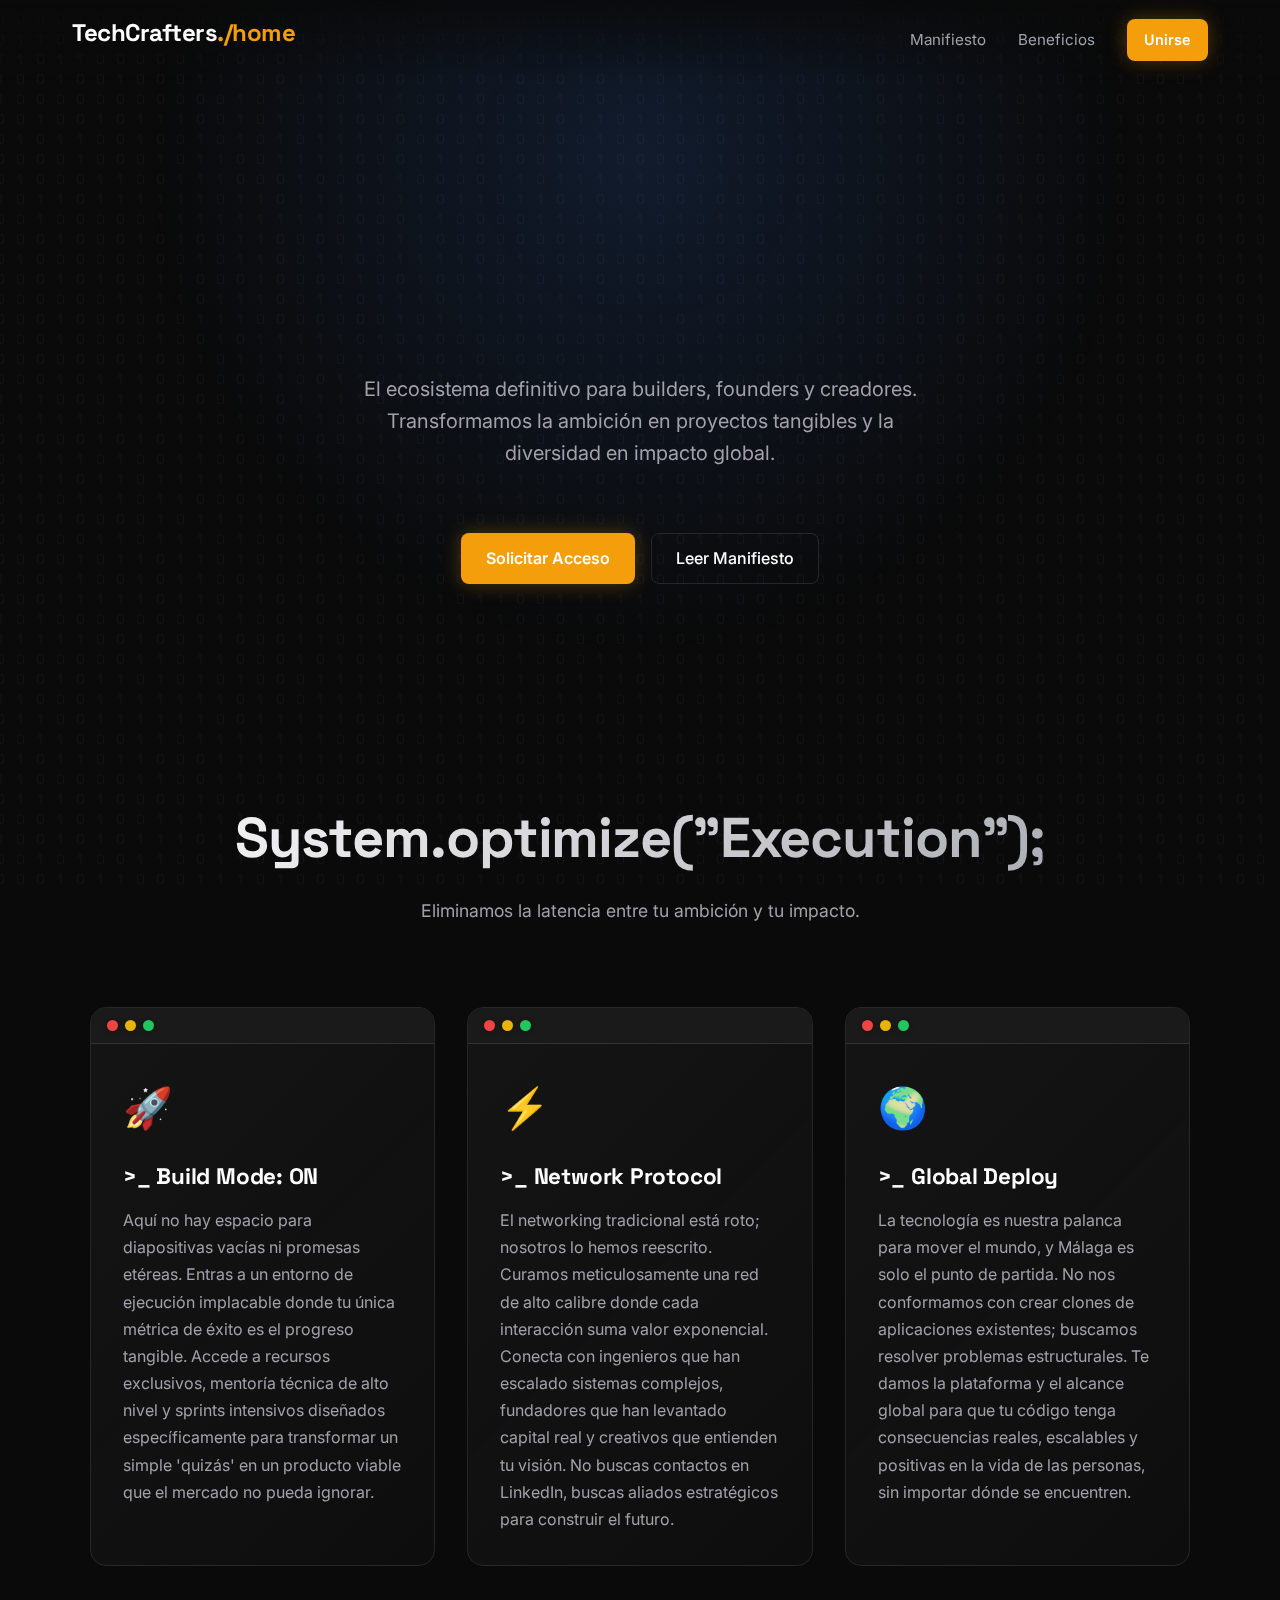
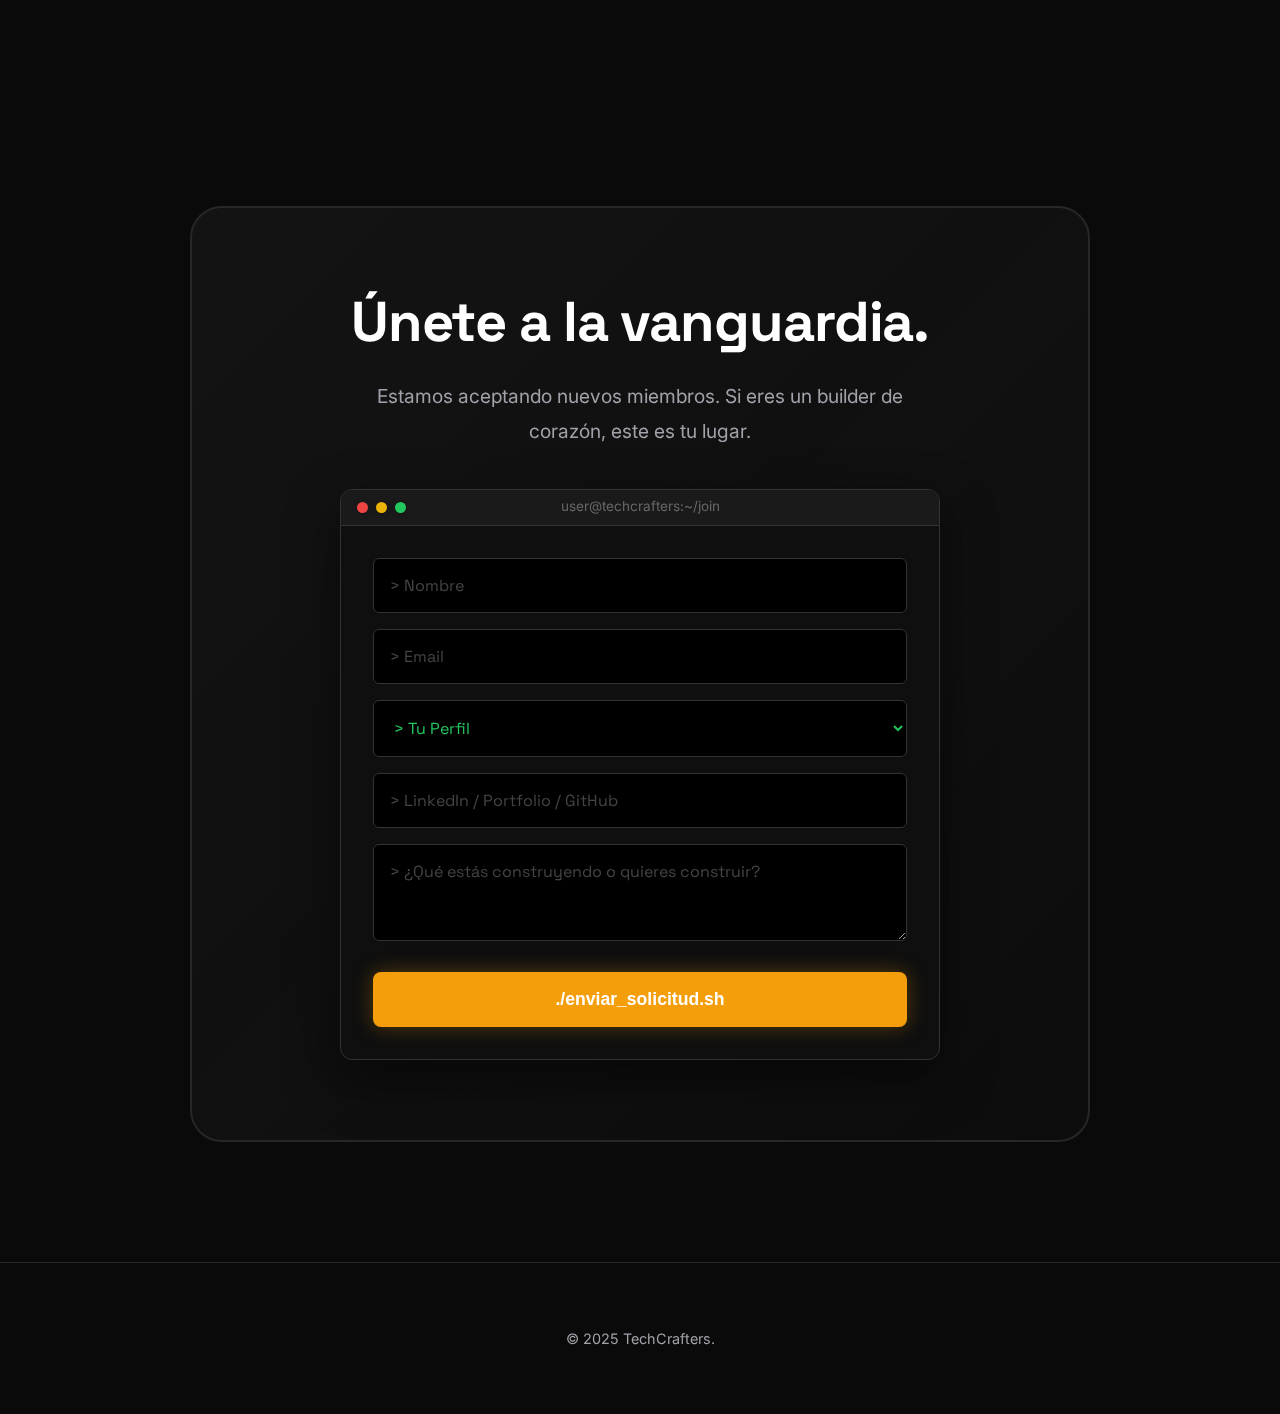
<file: index.html>
<!DOCTYPE html>
<html lang="es">

<head>
    <meta charset="UTF-8">
    <meta name="viewport" content="width=device-width, initial-scale=1.0">
    <title>TechCrafters | Comunidad de Builders & Makers</title>
    <meta name="description"
        content="Únete a la comunidad exclusiva para creadores, desarrolladores y fundadores tecnológicos.">
    <link rel="icon" href="assets/logo.png" type="image/png">
    <link rel="stylesheet" href="style.css">
</head>

<body>
    <canvas id="tech-canvas"></canvas>

    <!-- Navigation -->
    <header>
        <div class="container">
            <nav>
                <div class="brand-wrapper">
                    <div class="logo">TechCrafters<span style="color: var(--accent-primary)">./home</span></div>
                    <div class="sub-logo">{Tech: "<span id="typewriter"></span><span class="cursor">_</span>"}</div>
                </div>
                <div class="nav-links">
                    <a href="manifesto.html">Manifiesto</a>
                    <a href="#features">Beneficios</a>
                    <a href="#join" class="btn btn-primary" style="padding: 0.5rem 1rem; font-size: 0.9rem;">Unirse</a>
                </div>
            </nav>
        </div>
    </header>

    <!-- Hero Section -->
    <section class="hero">
        <div class="container">
            <h1>
                <span class="reveal-text" style="--delay: 0.1s">Meaning.</span>
                <span class="reveal-text" style="--delay: 0.3s">Focus.</span> <br>
                <span class="hero-action" id="action-text" data-value="Action.">Action.</span>
            </h1>
            <p>El ecosistema definitivo para builders, founders y creadores. Transformamos la ambición en proyectos
                tangibles y la diversidad en impacto global.</p>
            <div class="hero-cta">
                <a href="#join" class="btn btn-primary">Solicitar Acceso</a>
                <a href="manifesto.html" class="btn btn-secondary">Leer Manifiesto</a>
            </div>
        </div>
    </section>

    <!-- Features / Value Prop -->
    <section id="features" class="features">
        <div class="container">
            <div class="section-header">
                <h2>System.optimize("Execution");</h2>
                <p>Eliminamos la latencia entre tu ambición y tu impacto.</p>
            </div>

            <div class="grid">
                <div class="card">
                    <div class="window-header">
                        <span class="dot red"></span>
                        <span class="dot yellow"></span>
                        <span class="dot green"></span>
                    </div>
                    <div class="card-content">
                        <span class="card-icon">🚀</span>
                        <h3>>_ Build Mode: ON</h3>
                        <p>Aquí no hay espacio para diapositivas vacías ni promesas etéreas. Entras a un entorno de
                            ejecución implacable donde tu única métrica de éxito es el progreso tangible. Accede a
                            recursos exclusivos, mentoría técnica de alto nivel y sprints intensivos diseñados
                            específicamente para transformar un simple 'quizás' en un producto viable que el mercado no
                            pueda ignorar.</p>
                    </div>
                </div>
                <div class="card">
                    <div class="window-header">
                        <span class="dot red"></span>
                        <span class="dot yellow"></span>
                        <span class="dot green"></span>
                    </div>
                    <div class="card-content">
                        <span class="card-icon">⚡</span>
                        <h3>>_ Network Protocol</h3>
                        <p>El networking tradicional está roto; nosotros lo hemos reescrito. Curamos meticulosamente una
                            red de alto calibre donde cada interacción suma valor exponencial. Conecta con ingenieros
                            que han escalado sistemas complejos, fundadores que han levantado capital real y creativos
                            que entienden tu visión. No buscas contactos en LinkedIn, buscas aliados estratégicos para
                            construir el futuro.</p>
                    </div>
                </div>
                <div class="card">
                    <div class="window-header">
                        <span class="dot red"></span>
                        <span class="dot yellow"></span>
                        <span class="dot green"></span>
                    </div>
                    <div class="card-content">
                        <span class="card-icon">🌍</span>
                        <h3>>_ Global Deploy</h3>
                        <p>La tecnología es nuestra palanca para mover el mundo, y Málaga es solo el punto de partida.
                            No nos conformamos con crear clones de aplicaciones existentes; buscamos resolver problemas
                            estructurales. Te damos la plataforma y el alcance global para que tu código tenga
                            consecuencias reales, escalables y positivas en la vida de las personas, sin importar dónde
                            se encuentren.</p>
                    </div>
                </div>
            </div>
        </div>
    </section>

    <!-- CTA Section -->
    <section id="join" class="cta-section">
        <div class="container">
            <div class="cta-box">
                <h2>Únete a la vanguardia.</h2>
                <p>Estamos aceptando nuevos miembros. Si eres un builder de corazón, este es tu lugar.</p>
                <div class="retro-window">
                    <div class="window-header">
                        <div class="window-controls">
                            <span class="dot red"></span>
                            <span class="dot yellow"></span>
                            <span class="dot green"></span>
                        </div>
                        <div class="window-title">user@techcrafters:~/join</div>
                    </div>
                    <div class="window-content">
                        <form id="join-form" class="join-form" action="https://formspree.io/f/mqanwngn" method="POST">
                            <div class="form-group">
                                <input type="text" id="name" name="name" placeholder="> Nombre" required>
                            </div>
                            <div class="form-group">
                                <input type="email" id="email" name="email" placeholder="> Email" required>
                            </div>
                            <div class="form-group">
                                <select id="role" name="role" required>
                                    <option value="" disabled selected>> Tu Perfil</option>
                                    <option value="builder">Builder (Dev/Eng)</option>
                                    <option value="founder">Founder</option>
                                    <option value="creator">Creator (Design/Content)</option>
                                    <option value="other">Otro</option>
                                </select>
                            </div>
                            <div class="form-group">
                                <input type="url" id="portfolio" name="portfolio"
                                    placeholder="> LinkedIn / Portfolio / GitHub">
                            </div>
                            <div class="form-group">
                                <textarea id="motivation" name="motivation" rows="3"
                                    placeholder="> ¿Qué estás construyendo o quieres construir?" required></textarea>
                            </div>
                            <button type="submit" class="btn btn-primary btn-block">./enviar_solicitud.sh</button>
                        </form>
                    </div>
                </div>
            </div>
        </div>
    </section>

    <!-- Footer -->
    <footer>
        <div class="container">
            <p>&copy; 2025 TechCrafters.</p>
        </div>
    </footer>

    <script src="script.js"></script>
</body>

</html>
</file>
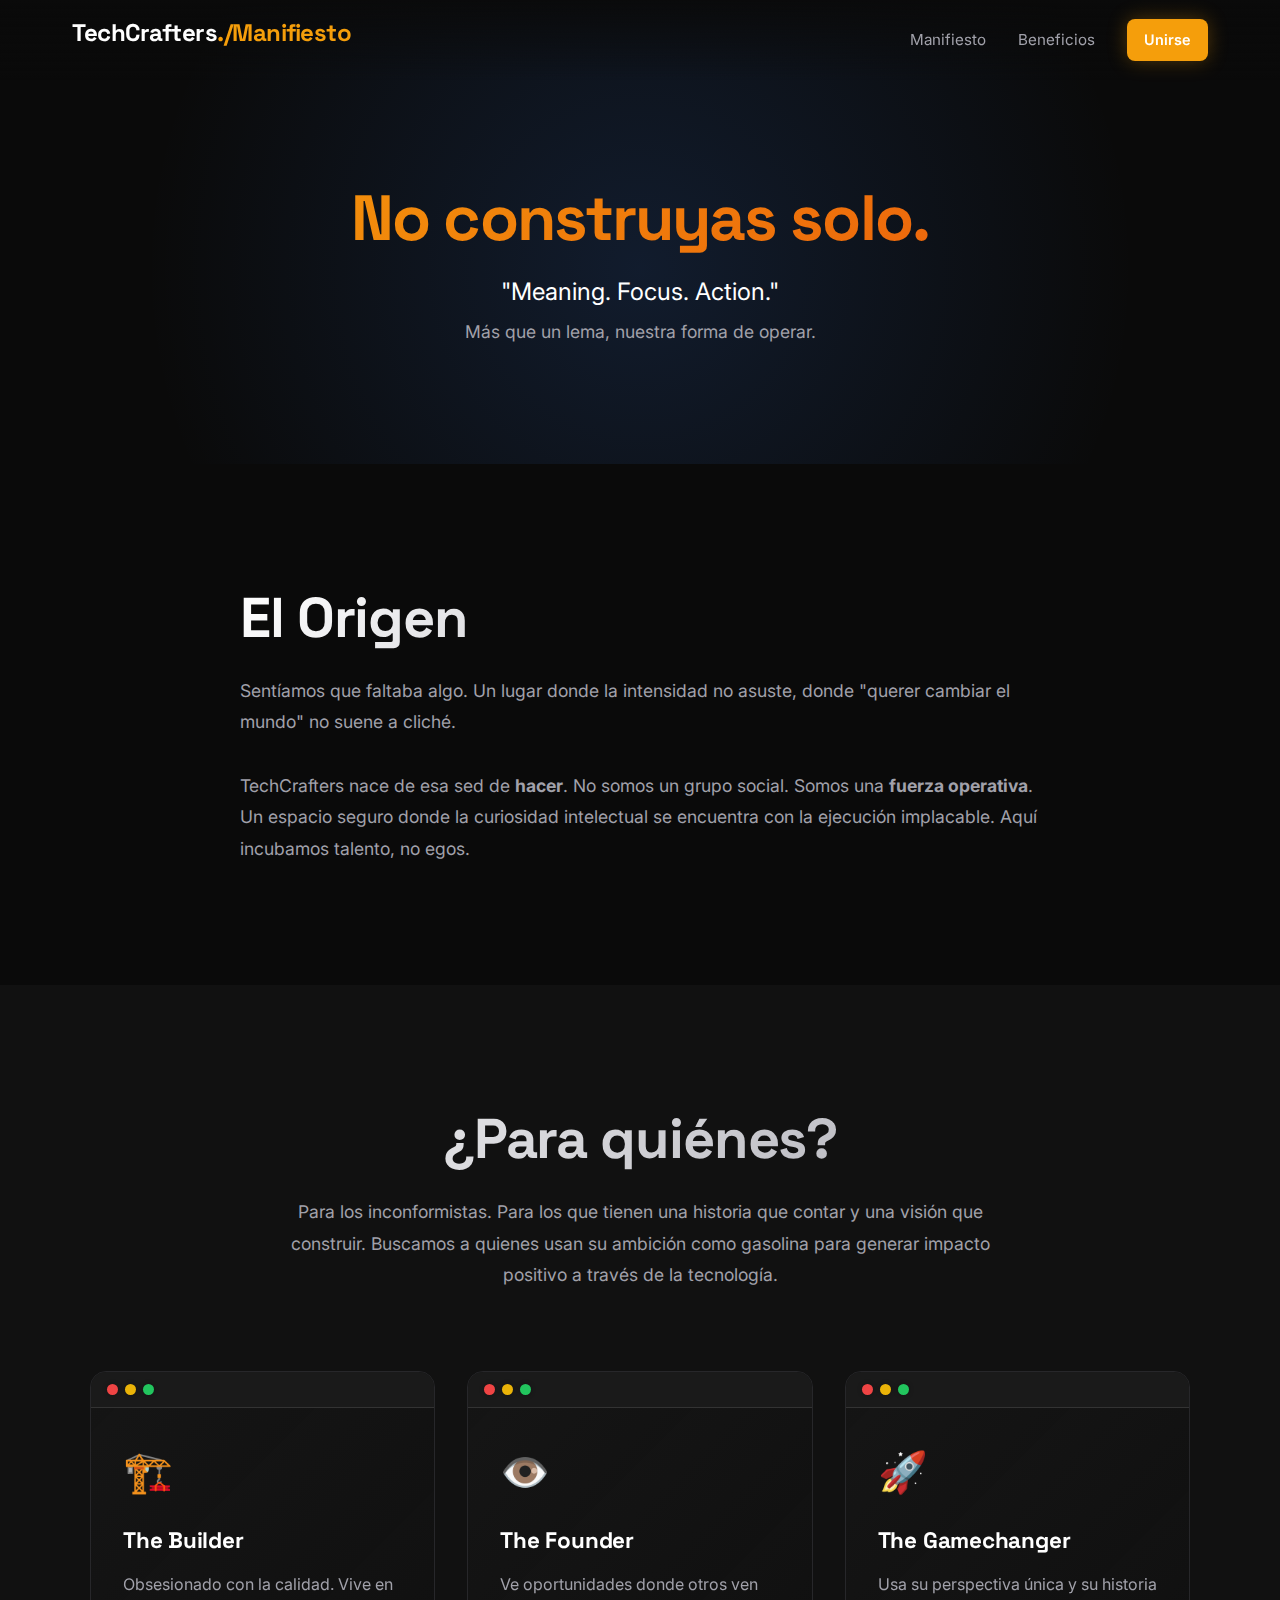
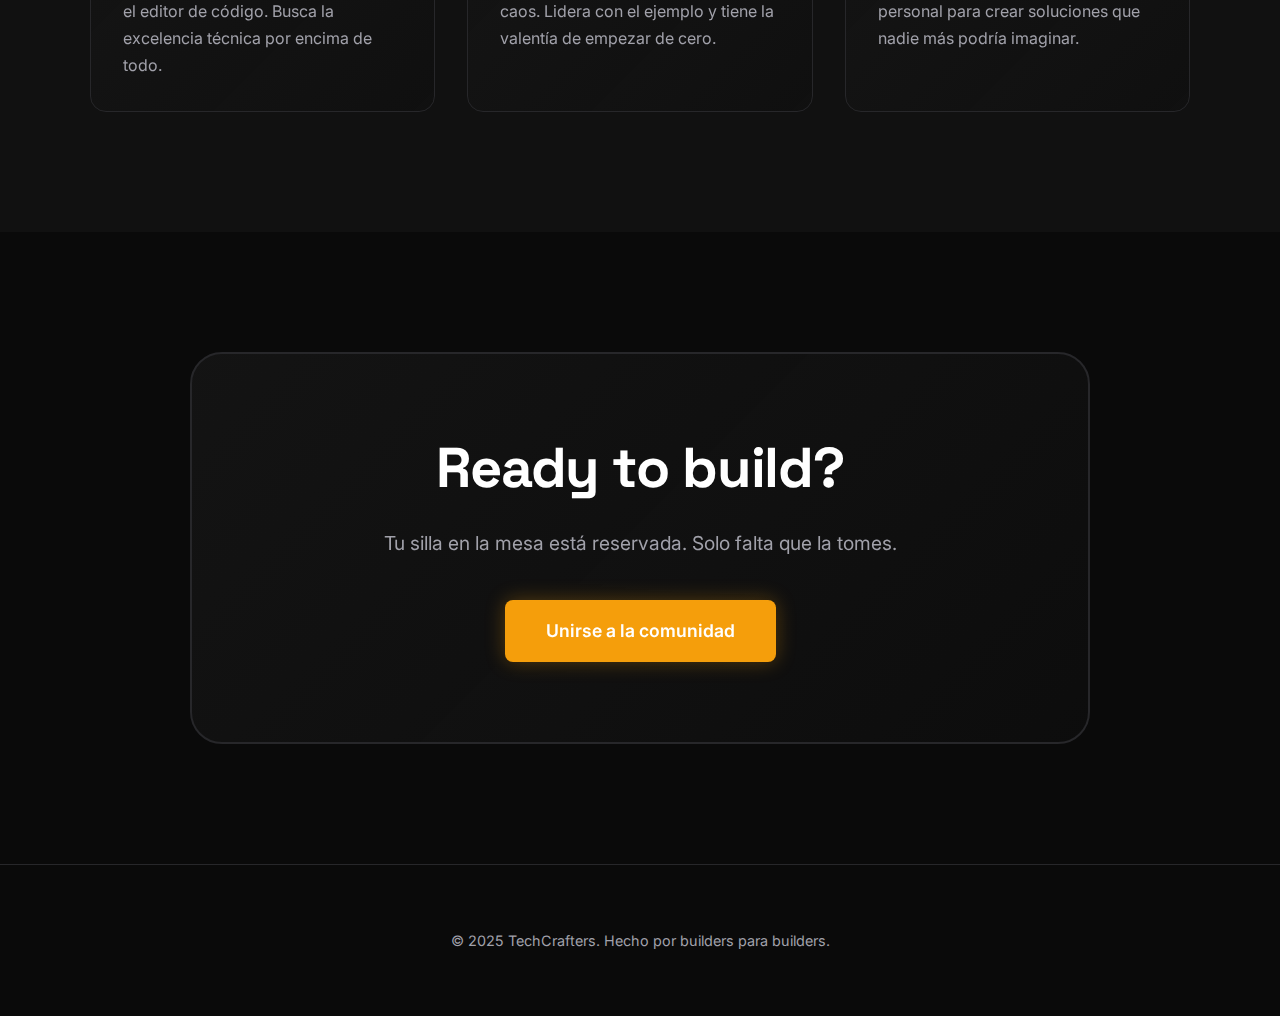
<file: manifesto.html>
<!DOCTYPE html>
<html lang="es">

<head>
    <meta charset="UTF-8">
    <meta name="viewport" content="width=device-width, initial-scale=1.0">
    <title>Manifiesto | TechCrafters</title>
    <meta name="description" content="El propósito y la visión detrás de TechCrafters.">
    <link rel="icon" href="assets/logo.png" type="image/png">
    <link rel="stylesheet" href="style.css">
</head>

<body>

    <!-- Navigation -->
    <header>
        <div class="container">
            <nav>
                <div class="brand-wrapper">
                    <div class="logo"><a href="index.html">TechCrafters<span
                                style="color: var(--accent-primary)">./Manifiesto</span></a></div>
                    <div class="sub-logo">{Tech: "<span id="typewriter"></span><span class="cursor">_</span>"}</div>
                </div>
                <div class="nav-links">
                    <a href="manifesto.html" class="active">Manifiesto</a>
                    <a href="index.html#features">Beneficios</a>
                    <a href="index.html#join" class="btn btn-primary"
                        style="padding: 0.5rem 1rem; font-size: 0.9rem;">Unirse</a>
                </div>
            </nav>
        </div>
    </header>

    <!-- Purpose Section -->
    <section class="hero" style="padding-bottom: 50px;">
        <div class="container">
            <h1 class="text-gradient">No construyas solo.</h1>
            <p style="font-size: 1.5rem; color: var(--text-primary); margin-top: 1rem;">
                "Meaning. Focus. Action." <br> <span style="font-size: 1.1rem; color: var(--text-secondary);">Más que un
                    lema, nuestra forma de operar.</span>
            </p>
        </div>
    </section>

    <!-- What is TechCrafters -->
    <section class="features">
        <div class="container">
            <div class="section-header" style="text-align: left; max-width: 800px; margin: 0 auto;">
                <h2>El Origen</h2>
                <p style="font-size: 1.1rem; line-height: 1.8; margin-top: 1rem;">
                    Sentíamos que faltaba algo. Un lugar donde la intensidad no asuste, donde "querer cambiar el mundo"
                    no suene a cliché.
                    <br><br>
                    TechCrafters nace de esa sed de <strong>hacer</strong>. No somos un grupo social. Somos una
                    <strong>fuerza operativa</strong>.
                    Un espacio seguro donde la curiosidad intelectual se encuentra con la ejecución implacable. Aquí
                    incubamos talento, no egos.
                </p>
            </div>
        </div>
    </section>

    <!-- Who is it for -->
    <section class="features" style="background-color: var(--bg-secondary);">
        <div class="container">
            <div class="section-header">
                <h2>¿Para quiénes?</h2>
                <p style="max-width: 700px; margin: 0 auto; color: var(--text-secondary);">
                    Para los inconformistas. Para los que tienen una historia que contar y una visión que construir.
                    Buscamos a quienes usan su ambición como gasolina para generar impacto positivo a través de la
                    tecnología.
                </p>
            </div>
            <div class="grid" style="margin-top: 3rem;">
                <div class="card">
                    <div class="window-header">
                        <span class="dot red"></span>
                        <span class="dot yellow"></span>
                        <span class="dot green"></span>
                    </div>
                    <div class="card-content">
                        <span class="card-icon">🏗️</span>
                        <h3>The Builder</h3>
                        <p>Obsesionado con la calidad. Vive en el editor de código. Busca la excelencia técnica por
                            encima
                            de todo.</p>
                    </div>
                </div>
                <div class="card">
                    <div class="window-header">
                        <span class="dot red"></span>
                        <span class="dot yellow"></span>
                        <span class="dot green"></span>
                    </div>
                    <div class="card-content">
                        <span class="card-icon">👁️</span>
                        <h3>The Founder</h3>
                        <p>Ve oportunidades donde otros ven caos. Lidera con el ejemplo y tiene la valentía de empezar
                            de
                            cero.</p>
                    </div>
                </div>
                <div class="card">
                    <div class="window-header">
                        <span class="dot red"></span>
                        <span class="dot yellow"></span>
                        <span class="dot green"></span>
                    </div>
                    <div class="card-content">
                        <span class="card-icon">🚀</span>
                        <h3>The Gamechanger</h3>
                        <p>Usa su perspectiva única y su historia personal para crear soluciones que nadie más podría
                            imaginar.</p>
                    </div>
                </div>
            </div>
        </div>
    </section>

    <!-- Ready to Build (CTA) -->
    <section class="cta-section">
        <div class="container">
            <div class="cta-box">
                <h2>Ready to build?</h2>
                <p>Tu silla en la mesa está reservada. Solo falta que la tomes.</p>
                <a href="index.html#join" class="btn btn-primary">Unirse a la comunidad</a>
            </div>
        </div>
    </section>

    <!-- Footer -->
    <footer>
        <div class="container">
            <p>&copy; 2025 TechCrafters. Hecho por builders para builders.</p>
        </div>
    </footer>

    <script src="script.js"></script>
</body>

</html>
</file>
<file: style.css>
/* 
  TechCrafters - Minimalist Community Landing Page
  Theme: Dark, Premium, Tech-focused
*/

@import url('https://fonts.googleapis.com/css2?family=Inter:wght@300;400;500;600;700&family=Space+Grotesk:wght@500;700&display=swap');

:root {
    /* Color Palette */
    --bg-primary: #0a0a0a;
    --bg-secondary: #111111;
    --bg-card: #161616;

    --text-primary: #ffffff;
    --text-secondary: #a1a1aa;
    --text-muted: #52525b;

    --accent-primary: #f59e0b;
    /* Tech Orange */
    --accent-glow: rgba(245, 158, 11, 0.5);
    --accent-gradient: linear-gradient(135deg, #f59e0b 0%, #ea580c 100%);

    --border-color: #27272a;

    /* Spacing */
    --container-width: 1200px;
    --spacing-xs: 0.5rem;
    --spacing-sm: 1rem;
    --spacing-md: 2rem;
    --spacing-lg: 4rem;
    --spacing-xl: 8rem;

    /* Transitions */
    --transition-fast: 0.2s ease;
    --transition-smooth: 0.4s cubic-bezier(0.4, 0, 0.2, 1);
}

* {
    margin: 0;
    padding: 0;
    box-sizing: border-box;
}

*,
*::before,
*::after {
    max-width: 100%;
}

html {
    scroll-behavior: smooth;
    overflow-x: hidden;
    max-width: 100%;
}

body {
    font-family: 'Inter', sans-serif;
    background-color: var(--bg-primary);
    color: var(--text-primary);
    line-height: 1.6;
    -webkit-font-smoothing: antialiased;
    overflow-x: hidden;
    max-width: 100%;
    position: relative;
    /* Hammer Cursor */
    cursor: url("data:image/svg+xml;utf8,<svg xmlns='http://www.w3.org/2000/svg' width='32' height='32' viewBox='0 0 24 24' fill='%23F97316' stroke='white' stroke-width='1.5'><path d='M14.7 6.3a1 1 0 0 0 0 1.4l1.6 1.6a1 1 0 0 0 1.4 0l3.77-3.77a6 6 0 0 1-7.94 7.94l-6.91 6.91a2.12 2.12 0 0 1-3-3l6.91-6.91a6 6 0 0 1 7.94-7.94l-3.76 3.76z'/></svg>") 2 2, auto;
}

/* Restore cursor for interactive elements */
a,
button,
.btn,
select,
label {
    cursor: pointer;
}

input,
textarea {
    cursor: text;
}

#tech-canvas {
    position: fixed;
    top: 0;
    left: 0;
    width: 100%;
    height: 100%;
    max-width: 100%;
    z-index: -1;
    pointer-events: none;
}

h1,
h2,
h3,
h4,
h5,
h6 {
    font-family: 'Space Grotesk', sans-serif;
    line-height: 1.2;
    color: var(--text-primary);
}

a {
    text-decoration: none;
    color: inherit;
    transition: var(--transition-fast);
}

ul {
    list-style: none;
}

/* Utilities */
.container {
    max-width: var(--container-width);
    margin: 0 auto;
    padding: 0 var(--spacing-md);
    width: 100%;
    box-sizing: border-box;
}

.btn {
    display: inline-flex;
    align-items: center;
    justify-content: center;
    padding: 0.75rem 1.5rem;
    border-radius: 8px;
    font-weight: 500;
    font-size: 1rem;
    cursor: pointer;
    transition: var(--transition-fast);
    border: 1px solid transparent;
}

.btn-primary {
    background: var(--accent-primary);
    color: white;
    font-weight: 600;
    box-shadow: 0 0 20px rgba(245, 158, 11, 0.3);
}

.btn-primary:hover {
    background: #ea580c;
    box-shadow: 0 0 30px rgba(245, 158, 11, 0.5);
    transform: translateY(-1px);
}

.btn-secondary {
    background: transparent;
    border-color: var(--border-color);
    color: var(--text-primary);
}

.btn-secondary:hover {
    border-color: var(--text-secondary);
    background: var(--bg-secondary);
}

.btn-white {
    background: #ffffff;
    color: var(--bg-primary);
    font-weight: 600;
    box-shadow: 0 0 15px rgba(255, 255, 255, 0.1);
}

.btn-white:hover {
    background: #e4e4e7;
    transform: translateY(-1px);
    box-shadow: 0 0 25px rgba(255, 255, 255, 0.3);
}

.text-gradient {
    background: var(--accent-gradient);
    -webkit-background-clip: text;
    -webkit-text-fill-color: transparent;
    background-clip: text;
}

/* Header */
header {
    position: fixed;
    top: 0;
    left: 0;
    width: 100%;
    z-index: 100;
    /* backdrop-filter: blur(12px); - Removed to avoid hard edge */
    /* -webkit-backdrop-filter: blur(12px); */
    background: linear-gradient(180deg, rgba(10, 10, 10, 0.9) 0%, rgba(10, 10, 10, 0) 100%);
    border-bottom: none;
}

nav {
    display: flex;
    justify-content: space-between;
    align-items: center;
    height: 80px;
}

.brand-wrapper {
    display: flex;
    flex-direction: column;
    line-height: 1;
}

.logo {
    font-family: 'Space Grotesk', sans-serif;
    font-size: 1.5rem;
    font-weight: 700;
    letter-spacing: -0.02em;
}

.sub-logo {
    font-family: 'Inter', monospace;
    font-size: 0.75rem;
    color: var(--text-secondary);
    margin-top: 2px;
    opacity: 0;
    animation: fadeIn 1s ease forwards 0.5s;
}

@keyframes fadeIn {
    to {
        opacity: 1;
    }
}

.cursor {
    display: inline-block;
    width: 8px;
    background-color: var(--accent-primary);
    animation: blink 1s step-end infinite;
}

@keyframes blink {

    0%,
    100% {
        opacity: 1;
    }

    50% {
        opacity: 0;
    }
}

.nav-links {
    display: flex;
    gap: var(--spacing-md);
    align-items: center;
}

.nav-links a {
    color: var(--text-secondary);
    font-size: 0.95rem;
}

.nav-links a:hover {
    color: var(--text-primary);
}

.nav-links a.btn-primary {
    color: white;
}

/* Language Toggle */
.lang-toggle {
    background: transparent;
    border: 1px solid var(--border-color);
    color: var(--text-secondary);
    padding: 0.4rem 0.8rem;
    border-radius: 6px;
    font-size: 0.85rem;
    font-weight: 600;
    cursor: pointer;
    transition: all 0.2s ease;
    font-family: 'Space Grotesk', monospace;
}

.lang-toggle:hover {
    border-color: var(--accent-primary);
    color: var(--accent-primary);
    background: rgba(245, 158, 11, 0.1);
}

/* Hamburger Menu */
.hamburger {
    display: none;
    flex-direction: column;
    justify-content: space-between;
    width: 30px;
    height: 20px;
    cursor: pointer;
    z-index: 1001;
}

.hamburger span {
    display: block;
    width: 100%;
    height: 2px;
    background-color: var(--text-primary);
    transition: all 0.3s ease;
}

.hamburger.active span:nth-child(1) {
    transform: translateY(9px) rotate(45deg);
    background-color: var(--accent-primary);
}

.hamburger.active span:nth-child(2) {
    opacity: 0;
}

.hamburger.active span:nth-child(3) {
    transform: translateY(-9px) rotate(-45deg);
    background-color: var(--accent-primary);
}

/* Hero Section */
.hero {
    padding: 180px 0 100px;
    text-align: center;
    position: relative;
    overflow: hidden;
}

.hero::before {
    content: '';
    position: absolute;
    top: -50%;
    left: 50%;
    transform: translateX(-50%);
    width: 1000px;
    height: 1000px;
    background: radial-gradient(circle, rgba(59, 130, 246, 0.15) 0%, rgba(10, 10, 10, 0) 70%);
    z-index: -1;
    pointer-events: none;
}

.hero h1 {
    font-size: 4rem;
    font-weight: 700;
    margin-bottom: var(--spacing-sm);
    letter-spacing: -0.03em;
}

.reveal-text {
    display: inline-block;
    opacity: 0;
    transform: translateY(20px);
    animation: reveal 0.8s cubic-bezier(0.2, 1, 0.3, 1) forwards;
    animation-delay: var(--delay, 0s);
}

@keyframes reveal {
    to {
        opacity: 1;
        transform: translateY(0);
    }
}

.hero-action {
    display: inline-block;
    font-size: 1.3em;
    /* Larger than surrounding text */
    opacity: 0;
    transform: scale(0.8) translateY(20px);
    animation: action-pop 0.8s cubic-bezier(0.34, 1.56, 0.64, 1) forwards;
    animation-delay: 0.6s;
    background: var(--accent-gradient);
    -webkit-background-clip: text;
    -webkit-text-fill-color: transparent;
    filter: drop-shadow(0 0 15px rgba(245, 158, 11, 0.3));
    white-space: nowrap;
    background-clip: text;
}

@keyframes action-pop {
    to {
        opacity: 1;
        transform: scale(1) translateY(0);
    }
}

.hero p {
    font-size: 1.25rem;
    color: var(--text-secondary);
    max-width: 600px;
    margin: 0 auto var(--spacing-lg);
}

.hero-cta {
    display: flex;
    gap: var(--spacing-sm);
    justify-content: center;
}

/* Manifesto Specifics */
.manifesto-hero {
    padding: 200px 0 120px;
    min-height: 70vh;
    display: flex;
    align-items: center;
    position: relative;
    overflow: hidden;
}

/* Blue gradient effect like home */
.manifesto-hero::before {
    content: '';
    position: absolute;
    top: -50%;
    left: 50%;
    transform: translateX(-50%);
    width: 1000px;
    height: 1000px;
    background: radial-gradient(circle, rgba(59, 130, 246, 0.15) 0%, rgba(10, 10, 10, 0) 70%);
    z-index: -1;
    pointer-events: none;
}

.manifesto-hero h1 {
    font-size: 5rem;
    line-height: 1.1;
    margin-bottom: 2rem;
    opacity: 0;
    animation: fadeInUp 1s ease forwards;
}

@keyframes fadeInUp {
    from {
        opacity: 0;
        transform: translateY(30px);
    }

    to {
        opacity: 1;
        transform: translateY(0);
    }
}

.manifesto-intro {
    font-size: 1.5rem;
    color: var(--text-primary);
    font-weight: 700;
    margin-top: 1rem;
    line-height: 1.6;
    opacity: 0;
    animation: fadeInUp 1s ease forwards 0.3s;
}

.manifesto-motto {
    display: inline-block;
    font-weight: 800;
    background: var(--accent-gradient);
    -webkit-background-clip: text;
    -webkit-text-fill-color: transparent;
    background-clip: text;
    letter-spacing: 0.02em;
    filter: drop-shadow(0 0 20px rgba(245, 158, 11, 0.4));
}

.manifesto-subtitle {
    font-size: 1.2rem;
    color: var(--text-primary);
    font-weight: 700;
    display: block;
}

/* Manifesto Sections */
.manifesto-section {
    padding: 100px 0;
    position: relative;
}

.manifesto-origin {
    text-align: left;
    max-width: 900px;
    margin: 0 auto;
    padding: 3rem;
    background: linear-gradient(135deg, rgba(22, 22, 22, 0.6) 0%, rgba(16, 16, 16, 0.4) 100%);
    border: none;
    border-radius: 16px;
    position: relative;
    overflow: hidden;
}

.manifesto-origin::before {
    content: '';
    position: absolute;
    top: 0;
    left: 0;
    width: 4px;
    height: 100%;
    background: var(--accent-gradient);
    box-shadow: 0 0 20px var(--accent-glow);
}

.manifesto-origin h2 {
    font-size: 3rem;
    margin-bottom: 2rem;
    position: relative;
    padding-left: 2rem;
}

.manifesto-text {
    font-size: 1.15rem;
    line-height: 2;
    margin-top: 1rem;
    color: var(--text-secondary);
    padding-left: 2rem;
}

.manifesto-text strong {
    color: var(--text-primary);
    font-weight: 600;
    position: relative;
}

.manifesto-grid-spacer {
    margin-top: 4rem;
}

.center-text-limited {
    max-width: 750px;
    margin: 0 auto;
    color: var(--text-secondary);
    font-size: 1.15rem;
    line-height: 1.8;
}

/* Scroll Animation Classes */
.fade-in-section {
    opacity: 0;
    transform: translateY(50px);
    transition: opacity 0.8s ease, transform 0.8s ease;
}

.fade-in-section.is-visible {
    opacity: 1;
    transform: translateY(0);
}

/* Features / Grid */
.features {
    padding: 120px 0;
    position: relative;
}

.section-header {
    text-align: center;
    margin-bottom: 5rem;
}

.section-header h2 {
    font-size: 3.5rem;
    margin-bottom: 1.5rem;
    letter-spacing: -0.02em;
    background: linear-gradient(135deg, var(--text-primary) 0%, var(--text-secondary) 100%);
    -webkit-background-clip: text;
    -webkit-text-fill-color: transparent;
    background-clip: text;
    word-wrap: break-word;
    overflow-wrap: break-word;
    hyphens: auto;
}

.section-header p {
    color: var(--text-secondary);
    font-size: 1.1rem;
    line-height: 1.8;
}

.grid {
    display: grid;
    grid-template-columns: repeat(auto-fit, minmax(min(100%, 320px), 1fr));
    gap: 2rem;
    max-width: 1100px;
    margin: 0 auto;
}

.card {
    background: linear-gradient(135deg, rgba(22, 22, 22, 0.9) 0%, rgba(16, 16, 16, 0.7) 100%);
    border: 1px solid var(--border-color);
    border-radius: 16px;
    transition: all 0.4s cubic-bezier(0.4, 0, 0.2, 1);
    overflow: hidden;
    position: relative;
    display: flex;
    flex-direction: column;
    backdrop-filter: blur(10px);
}

.card::before {
    content: '';
    position: absolute;
    top: 0;
    left: 0;
    right: 0;
    bottom: 0;
    background: radial-gradient(circle at top left, rgba(245, 158, 11, 0.05) 0%, transparent 50%);
    opacity: 0;
    transition: opacity 0.4s ease;
    pointer-events: none;
}

.card:hover::before {
    opacity: 1;
}

.card:hover {
    border-color: var(--accent-primary);
    transform: translateY(-8px) scale(1.02);
    box-shadow: 0 20px 60px -10px rgba(245, 158, 11, 0.2),
        0 0 40px -10px rgba(245, 158, 11, 0.1);
}

.window-header {
    background: linear-gradient(180deg, #2a2a2a 0%, #27272a 100%);
    padding: 0.9rem 1.2rem;
    display: flex;
    gap: 7px;
    border-bottom: 1px solid rgba(245, 158, 11, 0.1);
    transition: all 0.3s ease;
}

.card:hover .window-header {
    background: linear-gradient(180deg, #2f2f2f 0%, #2a2a2a 100%);
    border-bottom-color: rgba(245, 158, 11, 0.3);
}

.dot {
    width: 11px;
    height: 11px;
    border-radius: 50%;
    transition: all 0.3s ease;
    box-shadow: 0 0 5px rgba(0, 0, 0, 0.3);
}

.card:hover .dot {
    box-shadow: 0 0 8px currentColor;
}

.dot.red {
    background-color: #ef4444;
}

.dot.yellow {
    background-color: #eab308;
}

.dot.green {
    background-color: #22c55e;
}

.card-content {
    padding: 2rem;
    flex: 1;
    display: flex;
    flex-direction: column;
}

.card-icon {
    font-size: 2.5rem;
    margin-bottom: 1.5rem;
    display: block;
    transition: transform 0.3s ease;
}

.card:hover .card-icon {
    transform: scale(1.1) rotate(5deg);
}

.card h3 {
    font-size: 1.4rem;
    margin-bottom: 1rem;
    font-family: 'Space Grotesk', sans-serif;
    color: var(--text-primary);
    letter-spacing: -0.01em;
}

.card p {
    color: var(--text-secondary);
    font-size: 1rem;
    font-family: 'Inter', sans-serif;
    line-height: 1.7;
    flex: 1;
}

/* CTA Section */
.cta-section {
    padding: 120px 0;
    text-align: center;
    position: relative;
}

.cta-box {
    background: linear-gradient(135deg, rgba(22, 22, 22, 0.8) 0%, rgba(16, 16, 16, 0.6) 100%);
    border: 2px solid var(--border-color);
    border-radius: 32px;
    padding: 5rem 3rem;
    position: relative;
    overflow: hidden;
    max-width: 900px;
    margin: 0 auto;
    backdrop-filter: blur(20px);
    transition: all 0.4s ease;
}

.cta-box::before {
    content: '';
    position: absolute;
    top: -50%;
    left: -50%;
    width: 200%;
    height: 200%;
    background: radial-gradient(circle, rgba(245, 158, 11, 0.1) 0%, transparent 70%);
    opacity: 0;
    transition: opacity 0.6s ease;
    pointer-events: none;
}

.cta-box:hover::before {
    opacity: 1;
}

.cta-box:hover {
    border-color: rgba(245, 158, 11, 0.4);
    box-shadow: 0 30px 80px -20px rgba(245, 158, 11, 0.2);
    transform: translateY(-5px);
}

.cta-box h2 {
    font-size: 3.5rem;
    margin-bottom: 1.5rem;
    letter-spacing: -0.02em;
    position: relative;
    z-index: 1;
}

.cta-box p {
    color: var(--text-secondary);
    margin-bottom: 2.5rem;
    max-width: 600px;
    margin-left: auto;
    margin-right: auto;
    font-size: 1.2rem;
    line-height: 1.8;
    position: relative;
    z-index: 1;
}

.cta-box .btn {
    position: relative;
    z-index: 1;
    font-size: 1.1rem;
    padding: 1rem 2.5rem;
}

/* Footer */
footer {
    padding: var(--spacing-lg) 0;
    border-top: 1px solid var(--border-color);
    color: var(--text-secondary);
    text-align: center;
    font-size: 0.9rem;
}

.footer-content {
    display: flex;
    flex-direction: column;
    align-items: center;
    gap: 1rem;
}

.social-icon {
    color: var(--text-secondary);
    transition: all 0.3s ease;
    display: inline-flex;
    align-items: center;
    justify-content: center;
    padding: 8px;
    border-radius: 50%;
    background: rgba(255, 255, 255, 0.03);
}

.social-icon:hover {
    color: #E1306C;
    /* Instagram Brand Color */
    background: rgba(225, 48, 108, 0.1);
    transform: translateY(-2px);
    box-shadow: 0 5px 15px rgba(225, 48, 108, 0.2);
}

/* Join Form - Retro Window */
.retro-window {
    max-width: 600px;
    margin: 2rem auto 0;
    background: #0f0f0f;
    border: 1px solid #333;
    border-radius: 12px;
    box-shadow: 0 20px 50px rgba(0, 0, 0, 0.5);
    overflow: hidden;
    font-family: 'Space Grotesk', monospace;
    position: relative;
    z-index: 2;
}

.window-header {
    background: #1a1a1a;
    padding: 0.75rem 1rem;
    display: flex;
    align-items: center;
    border-bottom: 1px solid #333;
    position: relative;
}

.window-controls {
    display: flex;
    gap: 8px;
}

.window-title {
    position: absolute;
    left: 50%;
    transform: translateX(-50%);
    color: #666;
    font-size: 0.85rem;
    font-family: 'Inter', monospace;
}

.window-content {
    padding: 2rem;
}

.join-form {
    display: flex;
    flex-direction: column;
    gap: 1rem;
    text-align: left;
}

.form-group input,
.form-group select,
.form-group textarea {
    width: 100%;
    padding: 1rem;
    background: #000;
    border: 1px solid #333;
    border-radius: 6px;
    color: #22c55e;
    /* Terminal Green */
    font-family: 'Space Grotesk', monospace;
    font-size: 1rem;
    transition: var(--transition-fast);
}

.form-group input::placeholder,
.form-group textarea::placeholder {
    color: #444;
}

.form-group input:focus,
.form-group select:focus,
.form-group textarea:focus {
    outline: none;
    border-color: #22c55e;
    box-shadow: 0 0 10px rgba(34, 197, 94, 0.1);
}



.form-group textarea {
    resize: vertical;
}

.btn-block {
    width: 100%;
    justify-content: center;
    margin-top: 0.5rem;
}

/* ============================================
   RESPONSIVE DESIGN - Mobile First
   ============================================ */

/* Mobile Devices (max-width: 640px) */
@media (max-width: 640px) {

    /* Typography Scaling */
    .hero h1 {
        font-size: 2.2rem;
        line-height: 1.2;
    }

    .manifesto-hero h1 {
        font-size: 2.5rem;
    }

    .hero p {
        font-size: 1rem;
    }

    .manifesto-intro {
        font-size: 1.1rem;
    }

    .section-header h2 {
        font-size: 1.5rem;
    }

    .card h3 {
        font-size: 1.25rem;
    }

    .card p {
        font-size: 0.95rem;
    }

    .manifesto-origin h2 {
        font-size: 2rem;
    }

    .manifesto-text {
        font-size: 1rem;
        padding-left: 1rem;
    }

    /* Layout & Spacing */
    .container {
        padding: 0 1rem;
    }

    .hero {
        padding: 120px 0 60px;
    }

    .manifesto-hero {
        padding: 120px 0 60px;
        min-height: 50vh;
    }

    .manifesto-hero::before {
        width: 600px;
        height: 600px;
    }

    .manifesto-origin {
        padding: 2rem 1.5rem !important;
        margin-top: 60px !important;
    }

    .features,
    .manifesto-section {
        padding: 60px 0;
    }

    .cta-section {
        padding: 60px 0;
    }

    .section-header {
        margin-bottom: 3rem;
    }

    /* Grid - Single Column */
    .grid {
        grid-template-columns: 1fr;
        gap: 1.5rem;
    }

    /* Cards */
    .card {
        padding: 1.5rem;
    }

    .card-content {
        padding: 1.5rem;
    }

    .cta-box {
        padding: 2.5rem 1.5rem;
    }

    .cta-box h2 {
        font-size: 1.8rem;
    }

    /* Navigation */
    header {
        padding: 1rem 0;
    }

    .nav-links {
        display: flex;
        position: fixed;
        top: 0;
        right: -100%;
        width: 100%;
        height: 100vh;
        background: rgba(10, 10, 10, 0.95);
        backdrop-filter: blur(15px);
        -webkit-backdrop-filter: blur(15px);
        flex-direction: column;
        justify-content: center;
        align-items: center;
        transition: right 0.4s cubic-bezier(0.4, 0, 0.2, 1);
        z-index: 1000;
        gap: 2rem;
    }

    .nav-links.active {
        right: 0;
    }

    .nav-links a {
        display: block;
        font-size: 1.5rem;
        font-weight: 600;
        color: var(--text-primary);
    }

    .nav-links a:hover {
        color: var(--accent-primary);
    }

    .nav-links .btn {
        width: auto;
        display: inline-flex;
    }

    .hamburger {
        display: flex;
    }

    .lang-toggle {
        margin-top: 1rem;
        font-size: 1.2rem;
        padding: 0.6rem 1.2rem;
    }

    .logo {
        font-size: 1.25rem;
    }

    .sub-logo {
        font-size: 0.7rem;
    }

    /* Buttons */
    .hero-cta {
        flex-direction: column;
        gap: 1rem;
    }

    .btn {
        width: 100%;
        justify-content: center;
    }

    /* Forms */
    .retro-window {
        margin: 1.5rem 0 0;
    }

    .window-content {
        padding: 1.5rem;
    }

    .window-title {
        font-size: 0.75rem;
    }

    /* Canvas */
    #tech-canvas {
        opacity: 0.3;
    }

    /* Manifesto Specific */
    .manifesto-origin::before {
        width: 3px;
    }
}

/* Small Tablets (641px - 768px) */
@media (min-width: 641px) and (max-width: 768px) {
    .hero h1 {
        font-size: 3rem;
    }

    .manifesto-hero h1 {
        font-size: 3.5rem;
    }

    .grid {
        grid-template-columns: repeat(2, 1fr);
        gap: 2rem;
    }

    .section-header h2 {
        font-size: 2.5rem;
    }

    .hero {
        padding: 140px 0 80px;
    }

    .manifesto-hero {
        padding: 140px 0 80px;
    }

    .features,
    .manifesto-section {
        padding: 80px 0;
    }

    .container {
        padding: 0 1.5rem;
    }
}

/* Tablets (769px - 1024px) */
@media (min-width: 769px) and (max-width: 1024px) {
    .hero h1 {
        font-size: 3.5rem;
    }

    .manifesto-hero h1 {
        font-size: 4rem;
    }

    .grid {
        grid-template-columns: repeat(2, 1fr);
        gap: 2rem;
    }

    .section-header h2 {
        font-size: 3rem;
    }

    .hero {
        padding: 160px 0 90px;
    }

    .manifesto-hero {
        padding: 160px 0 90px;
    }

    .container {
        padding: 0 2rem;
    }

    .features,
    .manifesto-section {
        padding: 100px 0;
    }

    .nav-links a {
        font-size: 0.9rem;
    }
}

/* Large Desktop (1025px+) */
@media (min-width: 1025px) {
    .grid {
        grid-template-columns: repeat(3, 1fr);
    }
}

/* Extra Small Devices (max-width: 375px) */
@media (max-width: 375px) {
    .hero h1 {
        font-size: 1.8rem;
    }

    .manifesto-hero h1 {
        font-size: 2rem;
    }

    .section-header h2 {
        font-size: 1.75rem;
    }

    .card {
        padding: 1.25rem;
    }

    .manifesto-origin {
        padding: 1.5rem 1rem !important;
    }

    .btn {
        padding: 0.65rem 1.25rem;
        font-size: 0.9rem;
    }
}

/* Landscape Mobile */
@media (max-height: 500px) and (orientation: landscape) {

    .hero,
    .manifesto-hero {
        padding: 80px 0 40px;
        min-height: auto;
    }

    .hero::before,
    .manifesto-hero::before {
        display: none;
    }
}
</file>
